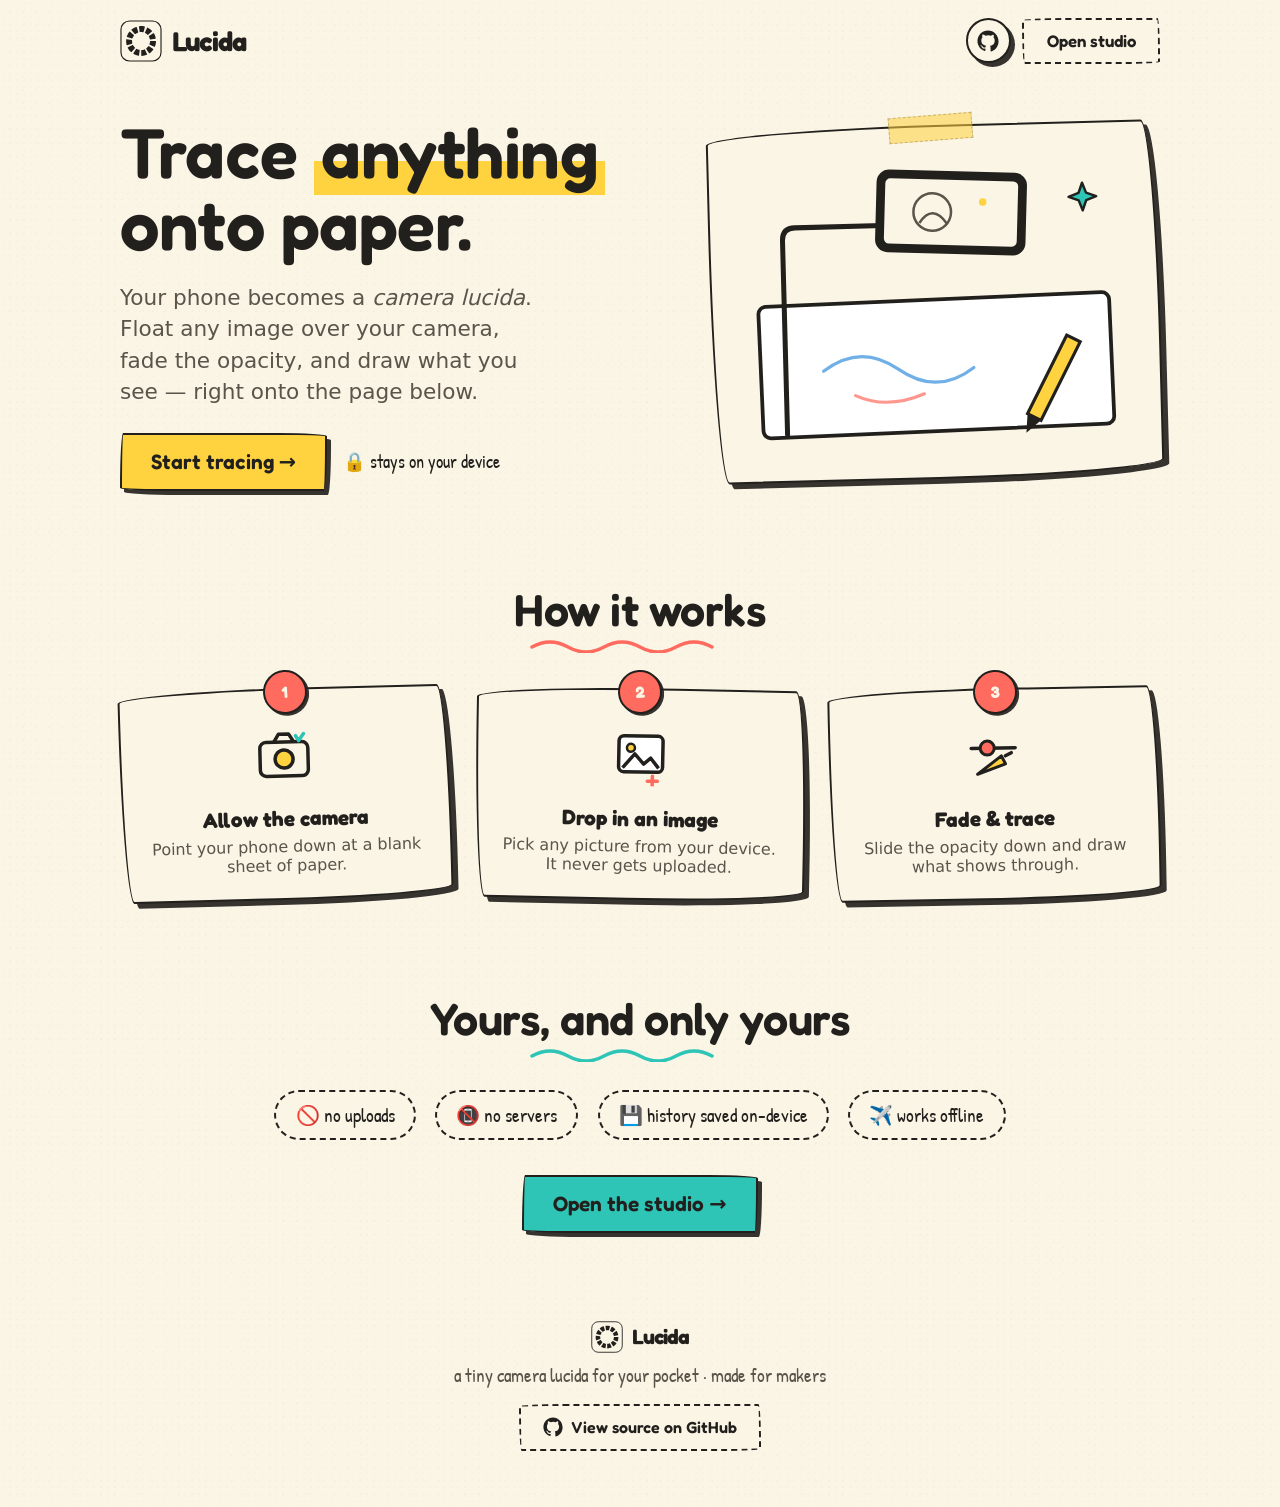
<file: public/index.html>
<!DOCTYPE html>
<html lang="en">
<head>
<meta charset="UTF-8">
<meta name="viewport" content="width=device-width, initial-scale=1, viewport-fit=cover">
<title>Lucida — trace anything onto paper</title>
<meta name="description" content="Use your camera to overlay any image and trace it onto paper. 100% on-device, no uploads, works offline.">
<meta name="theme-color" content="#FBF5E6">
<link rel="icon" href="assets/logo.svg" type="image/svg+xml">
<link rel="manifest" href="manifest.webmanifest">
<link rel="preconnect" href="https://fonts.googleapis.com">
<link rel="preconnect" href="https://fonts.gstatic.com" crossorigin>
<link href="https://fonts.googleapis.com/css2?family=Fredoka:wght@500;600;700&family=Patrick+Hand&display=swap" rel="stylesheet">
<link rel="stylesheet" href="assets/styles.css">
<style>
  /* ---- landing-only layout ---- */
  .nav { display:flex; align-items:center; justify-content:space-between; padding:1.1rem 0; }
  .brand { display:flex; align-items:center; gap:.6rem; text-decoration:none; }
  .brand img { width:42px; height:42px; }
  .brand .wordmark { font-size:1.7rem; }

  .hero { padding: 2rem 0 3rem; }
  .hero-grid { display:grid; grid-template-columns: 1.1fr .9fr; gap:2.5rem; align-items:center; }
  .hero h1 { font-size: clamp(2.6rem, 6vw, 4.4rem); margin:.2rem 0 .4rem; }
  .hero h1 .hl { background: linear-gradient(transparent 60%, var(--yellow) 60%); padding:0 .1em; }
  .hero p.lead { font-size:1.35rem; color:var(--ink-soft); max-width:30ch; line-height:1.45; }
  .hero .cta-row { display:flex; gap:1rem; flex-wrap:wrap; margin-top:1.6rem; align-items:center; }
  .priv-pill { font-family:var(--font-hand); font-size:1.15rem; display:inline-flex; align-items:center; gap:.4rem; }

  .scene { position:relative; }
  .scene .card { transform: rotate(-1.5deg); }

  section.band { padding: 3rem 0; }
  .band h2 { font-size: clamp(2rem,4vw,2.8rem); text-align:center; margin:0; }

  .steps { display:grid; grid-template-columns:repeat(3,1fr); gap:1.5rem; margin-top:2.2rem; }
  .step { position:relative; text-align:center; }
  .step .card { padding-top:2rem; transform: rotate(var(--tilt,0deg)); height:100%; }
  .step .num {
    position:absolute; top:-18px; left:50%; transform:translateX(-50%) rotate(-4deg);
    width:44px; height:44px; display:grid; place-items:center;
    background:var(--coral); color:var(--paper); font-family:var(--font-display); font-weight:700;
    border:2.5px solid var(--ink); border-radius:50%; box-shadow:2px 2px 0 var(--shadow); z-index:1;
  }
  .step .icon { width:64px; height:64px; margin:0 auto .8rem; }
  .step h3 { font-family:var(--font-display); margin:.2rem 0 .4rem; font-size:1.3rem; }
  .step p { margin:0; color:var(--ink-soft); }

  .why { display:flex; gap:1.2rem; flex-wrap:wrap; justify-content:center; margin-top:1.8rem; }
  .why .chip { background:var(--paper); border:2.5px dashed var(--ink); border-radius:var(--r-pill);
               padding:.6rem 1.2rem; font-family:var(--font-hand); font-size:1.2rem;
               display:inline-flex; gap:.5rem; align-items:center; }

  footer { padding:2.5rem 0 3.5rem; text-align:center; color:var(--ink-soft); }
  footer .wordmark { color:var(--ink); }

  @media (max-width: 760px) {
    .hero-grid { grid-template-columns:1fr; }
    .scene { order:-1; max-width:420px; margin:0 auto; }
    .steps { grid-template-columns:1fr; }
  }
</style>
</head>
<body class="paper-bg">
<div class="wrap">

  <!-- nav -->
  <nav class="nav">
    <a class="brand" href="./">
      <img src="assets/logo.svg" alt="">
      <span class="wordmark">Lucida</span>
    </a>
    <div style="display:flex; align-items:center; gap:.7rem">
      <a class="btn btn--icon" href="https://github.com/hdprajwal/Lucida" target="_blank" rel="noopener" title="View source on GitHub" aria-label="View source on GitHub">
        <svg width="22" height="22" viewBox="0 0 24 24" fill="currentColor" aria-hidden="true"><path d="M12 .5C5.7.5.5 5.7.5 12c0 5.1 3.3 9.4 7.9 10.9.6.1.8-.3.8-.6v-2c-3.2.7-3.9-1.4-3.9-1.4-.5-1.3-1.3-1.7-1.3-1.7-1.1-.7.1-.7.1-.7 1.2.1 1.8 1.2 1.8 1.2 1 1.8 2.7 1.3 3.4 1 .1-.8.4-1.3.7-1.6-2.6-.3-5.3-1.3-5.3-5.8 0-1.3.5-2.3 1.2-3.1-.1-.3-.5-1.5.1-3.2 0 0 1-.3 3.3 1.2a11.4 11.4 0 0 1 6 0C17 4.8 18 5.1 18 5.1c.6 1.7.2 2.9.1 3.2.8.8 1.2 1.8 1.2 3.1 0 4.5-2.7 5.5-5.3 5.8.4.4.8 1.1.8 2.3v3.3c0 .3.2.7.8.6 4.6-1.5 7.9-5.8 7.9-10.9C23.5 5.7 18.3.5 12 .5z"/></svg>
      </a>
      <a class="btn btn--ghost" href="app.html">Open studio</a>
    </div>
  </nav>

  <!-- hero -->
  <header class="hero">
    <div class="hero-grid">
      <div>
        <h1 class="display">Trace <span class="hl">anything</span><br>onto paper.</h1>
        <p class="lead">Your phone becomes a <em>camera lucida</em>. Float any image over your camera,
           fade the opacity, and draw what you see — right onto the page below.</p>
        <div class="cta-row">
          <a class="btn btn--lg btn--yellow wobble" href="app.html">Start tracing →</a>
          <span class="priv-pill">🔒 stays on your device</span>
        </div>
      </div>

      <!-- hand-drawn scene: phone mounted over paper -->
      <div class="scene">
        <div class="card">
          <span class="tape"></span>
          <svg viewBox="0 0 320 240" width="100%" fill="none" aria-label="A phone mounted above paper, tracing an image">
            <!-- paper sheet -->
            <rect x="20" y="120" width="280" height="105" rx="6" fill="#fff" stroke="#22201D" stroke-width="3" transform="rotate(-1 160 170)"/>
            <!-- traced lines emerging on paper -->
            <path d="M70 175 q30 -22 60 0 t60 0" stroke="#4D9DE0" stroke-width="2.5" stroke-linecap="round" opacity=".8"/>
            <path d="M95 195 q25 12 55 0" stroke="#FF6B5E" stroke-width="2.5" stroke-linecap="round" opacity=".7"/>
            <!-- stand arm -->
            <path d="M40 225 V70 q0 -10 10 -10 H120" stroke="#22201D" stroke-width="4" stroke-linecap="round"/>
            <!-- phone -->
            <g transform="rotate(3 175 50)">
              <rect x="115" y="18" width="120" height="66" rx="10" fill="#22201D"/>
              <rect x="122" y="25" width="106" height="52" rx="4" fill="#FBF5E6"/>
              <!-- faint reference image on screen -->
              <circle cx="160" cy="51" r="15" fill="none" stroke="#5A544A" stroke-width="2"/>
              <path d="M150 60 q10 -16 22 0" stroke="#5A544A" stroke-width="2" fill="none"/>
              <circle cx="200" cy="42" r="3" fill="#FFD23F"/>
            </g>
            <!-- pencil -->
            <g transform="rotate(28 250 200)">
              <rect x="240" y="150" width="12" height="70" fill="#FFD23F" stroke="#22201D" stroke-width="2.5"/>
              <path d="M240 220 h12 l-6 14 Z" fill="#22201D"/>
            </g>
            <!-- sparkle -->
            <path d="M280 30 l3 8 l8 3 l-8 3 l-3 8 l-3 -8 l-8 -3 l8 -3 Z" fill="#2EC4B6" stroke="#22201D" stroke-width="2" stroke-linejoin="round"/>
          </svg>
        </div>
      </div>
    </div>
  </header>

  <!-- how it works -->
  <section class="band">
    <h2 class="display">How it works</h2>
    <svg class="squiggle" viewBox="0 0 220 14" preserveAspectRatio="none"><path d="M2 8 q18 -10 36 0 t36 0 t36 0 t36 0 t36 0" stroke="#FF6B5E" stroke-width="3.5" fill="none" stroke-linecap="round"/></svg>

    <div class="steps">
      <div class="step">
        <span class="num">1</span>
        <div class="card" style="--tilt:-1.5deg">
          <svg class="icon" viewBox="0 0 64 64" fill="none">
            <rect x="8" y="20" width="48" height="34" rx="6" stroke="#22201D" stroke-width="3.5"/>
            <path d="M22 20 l5 -8 h10 l5 8" stroke="#22201D" stroke-width="3.5" fill="none" stroke-linejoin="round"/>
            <circle cx="32" cy="37" r="9" stroke="#22201D" stroke-width="3.5" fill="#FFD23F"/>
            <path d="M44 14 l3 5 l5 -7" stroke="#2EC4B6" stroke-width="3.5" fill="none" stroke-linecap="round" stroke-linejoin="round"/>
          </svg>
          <h3>Allow the camera</h3>
          <p>Point your phone down at a blank sheet of paper.</p>
        </div>
      </div>
      <div class="step">
        <span class="num">2</span>
        <div class="card" style="--tilt:1.2deg">
          <svg class="icon" viewBox="0 0 64 64" fill="none">
            <rect x="10" y="14" width="44" height="36" rx="5" stroke="#22201D" stroke-width="3.5" fill="#fff"/>
            <circle cx="22" cy="26" r="4" fill="#FFD23F" stroke="#22201D" stroke-width="2.5"/>
            <path d="M14 46 l12 -14 l9 10 l7 -6 l8 10" stroke="#22201D" stroke-width="3.5" fill="none" stroke-linejoin="round"/>
            <path d="M44 54 v10 M39 59 h10" stroke="#FF6B5E" stroke-width="3.5" stroke-linecap="round"/>
          </svg>
          <h3>Drop in an image</h3>
          <p>Pick any picture from your device. It never gets uploaded.</p>
        </div>
      </div>
      <div class="step">
        <span class="num">3</span>
        <div class="card" style="--tilt:-1deg">
          <svg class="icon" viewBox="0 0 64 64" fill="none">
            <line x1="10" y1="26" x2="54" y2="26" stroke="#22201D" stroke-width="3.5" stroke-linecap="round"/>
            <circle cx="26" cy="26" r="7" fill="#FF6B5E" stroke="#22201D" stroke-width="3"/>
            <path d="M16 52 l28 -10 l-4 -8 Z" fill="#FFD23F" stroke="#22201D" stroke-width="3" stroke-linejoin="round"/>
            <path d="M44 34 l6 -3" stroke="#22201D" stroke-width="3.5" stroke-linecap="round"/>
          </svg>
          <h3>Fade & trace</h3>
          <p>Slide the opacity down and draw what shows through.</p>
        </div>
      </div>
    </div>
  </section>

  <!-- why private -->
  <section class="band center">
    <h2 class="display">Yours, and only yours</h2>
    <svg class="squiggle" viewBox="0 0 220 14" preserveAspectRatio="none"><path d="M2 8 q18 -10 36 0 t36 0 t36 0 t36 0 t36 0" stroke="#2EC4B6" stroke-width="3.5" fill="none" stroke-linecap="round"/></svg>
    <div class="why">
      <span class="chip">🚫 no uploads</span>
      <span class="chip">📵 no servers</span>
      <span class="chip">💾 history saved on-device</span>
      <span class="chip">✈️ works offline</span>
    </div>
    <div style="margin-top:2.2rem">
      <a class="btn btn--lg btn--teal wobble" href="app.html">Open the studio →</a>
    </div>
  </section>

  <footer>
    <a class="brand" href="./" style="justify-content:center; margin-bottom:.6rem">
      <img src="assets/logo.svg" alt="" style="width:32px;height:32px">
      <span class="wordmark" style="font-size:1.3rem">Lucida</span>
    </a>
    <p class="hand" style="font-size:1.2rem; margin:.2rem 0">a tiny camera lucida for your pocket · made for makers</p>
    <p style="margin:1rem 0 0">
      <a class="btn btn--ghost" href="https://github.com/hdprajwal/Lucida" target="_blank" rel="noopener" style="font-size:1rem">
        <svg width="20" height="20" viewBox="0 0 24 24" fill="currentColor" aria-hidden="true" style="vertical-align:-4px"><path d="M12 .5C5.7.5.5 5.7.5 12c0 5.1 3.3 9.4 7.9 10.9.6.1.8-.3.8-.6v-2c-3.2.7-3.9-1.4-3.9-1.4-.5-1.3-1.3-1.7-1.3-1.7-1.1-.7.1-.7.1-.7 1.2.1 1.8 1.2 1.8 1.2 1 1.8 2.7 1.3 3.4 1 .1-.8.4-1.3.7-1.6-2.6-.3-5.3-1.3-5.3-5.8 0-1.3.5-2.3 1.2-3.1-.1-.3-.5-1.5.1-3.2 0 0 1-.3 3.3 1.2a11.4 11.4 0 0 1 6 0C17 4.8 18 5.1 18 5.1c.6 1.7.2 2.9.1 3.2.8.8 1.2 1.8 1.2 3.1 0 4.5-2.7 5.5-5.3 5.8.4.4.8 1.1.8 2.3v3.3c0 .3.2.7.8.6 4.6-1.5 7.9-5.8 7.9-10.9C23.5 5.7 18.3.5 12 .5z"/></svg>
        View source on GitHub
      </a>
    </p>
  </footer>

</div>

<script>
  /* Register the service worker so the landing + studio work offline as a PWA. */
  if ('serviceWorker' in navigator) {
    window.addEventListener('load', () => navigator.serviceWorker.register('sw.js').catch(() => {}));
  }
</script>
</body>
</html>
</file>
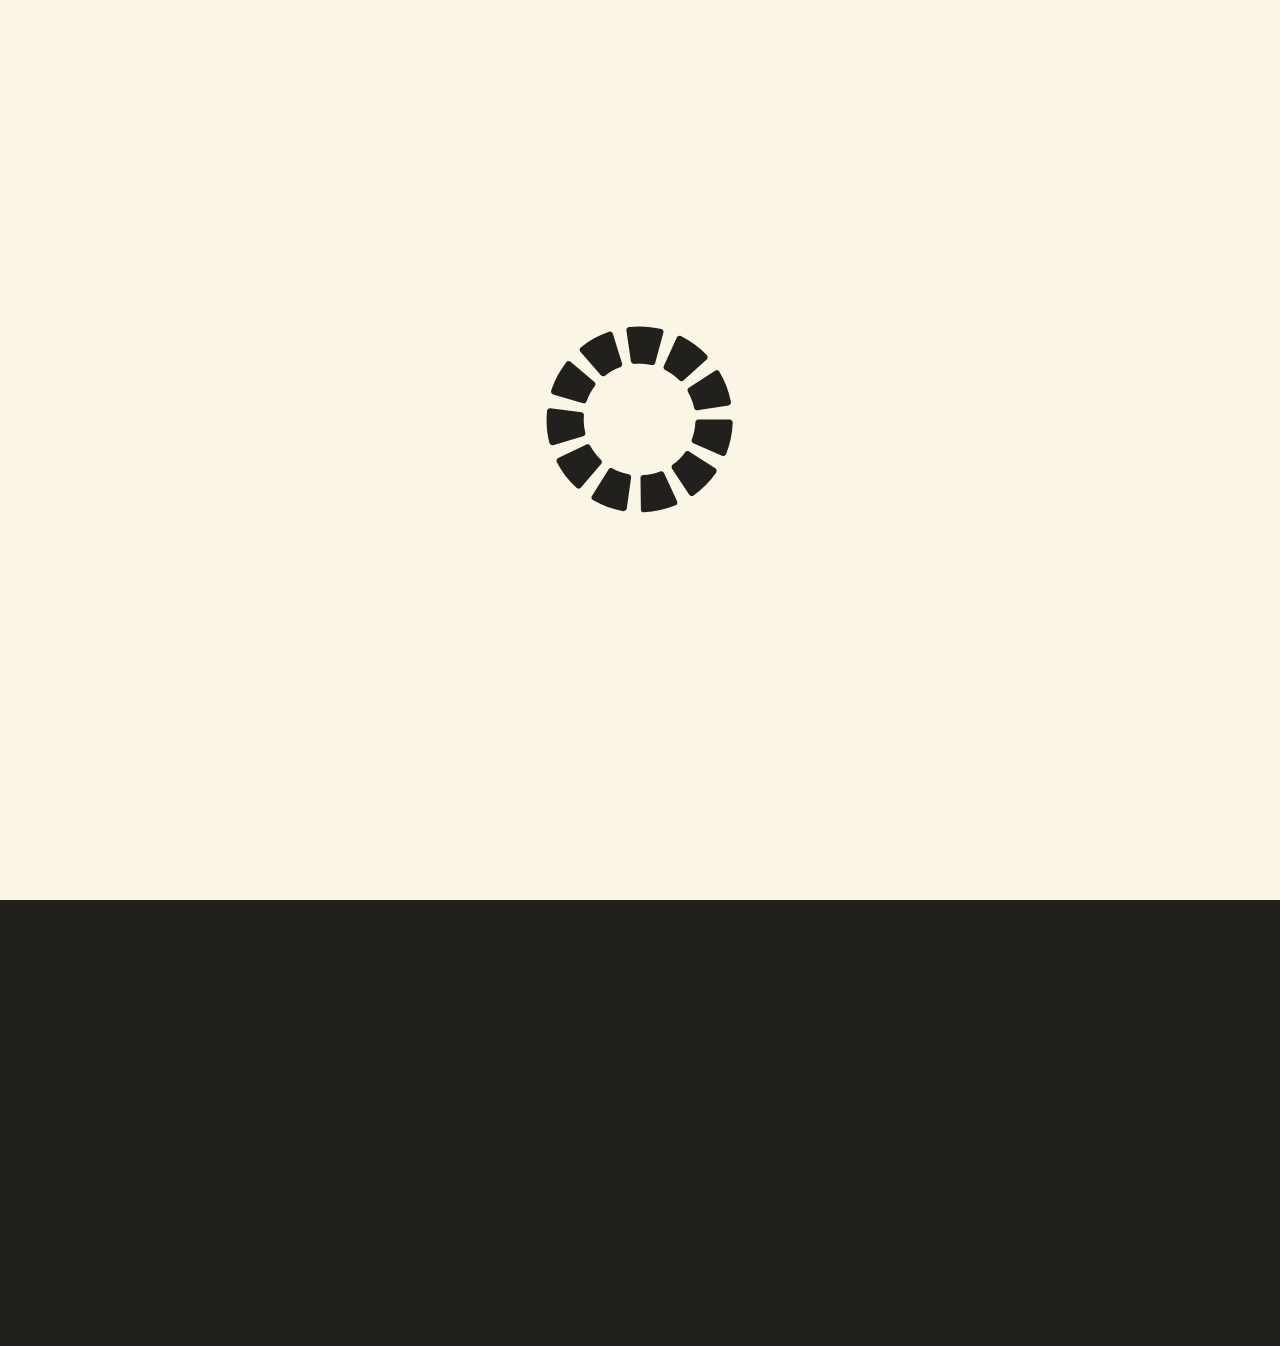
<file: public/app.html>
<!DOCTYPE html>
<html lang="en">
<head>
<meta charset="UTF-8">
<meta name="viewport" content="width=device-width, initial-scale=1, maximum-scale=1, user-scalable=no, viewport-fit=cover">
<title>Lucida — studio</title>
<meta name="theme-color" content="#22201D">
<link rel="icon" href="assets/logo.svg" type="image/svg+xml">
<link rel="manifest" href="manifest.webmanifest">
<link rel="preconnect" href="https://fonts.googleapis.com">
<link rel="preconnect" href="https://fonts.gstatic.com" crossorigin>
<link href="https://fonts.googleapis.com/css2?family=Fredoka:wght@500;600;700&family=Patrick+Hand&display=swap" rel="stylesheet">
<link rel="stylesheet" href="assets/styles.css">
<style>
  html, body { height: 100%; overflow: hidden; background: #22201D; }
  body { color: var(--paper); }

  /* ---- splash ---- */
  #splash {
    position: fixed; inset: 0; z-index: 100;
    display: grid; place-items: center; background: var(--paper);
    transition: opacity .5s ease, transform .5s ease;
  }
  #splash.hide { opacity: 0; transform: scale(1.05); pointer-events: none; }
  #splash .mark { width: min(44vw, 188px); transform-origin: center; opacity: 0;
                  animation: spin-in .9s cubic-bezier(.2,.8,.2,1) forwards .1s; }
  #splash .word { font-family: var(--font-display); font-weight: 700; font-size: 2rem;
                  text-align: center; margin-top: 1.1rem; opacity: 0; animation: pop .4s ease forwards .8s; }
  @keyframes spin-in { from { opacity:0; transform: rotate(-150deg) scale(.55);} to { opacity:1; transform: rotate(0) scale(1);} }
  @keyframes pop  { from { opacity:0; transform: scale(.4) rotate(-15deg);} to { opacity:1; transform: scale(1) rotate(0);} }

  /* ---- stage / layers ---- */
  #stage { position: fixed; inset: 0; overflow: hidden; background:#000; }
  #cam, #freeze {
    position: absolute; inset: 0; width: 100%; height: 100%;
    object-fit: cover; background:#000;
  }
  #freeze { display: none; }
  #overlay {
    position: absolute; top: 50%; left: 50%;
    transform-origin: center center;
    will-change: transform, opacity, filter;
    touch-action: none;
    max-width: none;
  }
  #grid {
    position: absolute; inset: 0; pointer-events: none; display: none;
    background-image:
      linear-gradient(var(--gridc,rgba(255,255,255,.6)) 1.5px, transparent 1.5px),
      linear-gradient(90deg, var(--gridc,rgba(255,255,255,.6)) 1.5px, transparent 1.5px);
    background-size: 33.33% 33.33%, 33.33% 33.33%;
  }
  #grid.show { display: block; }

  /* ---- camera-enable / error gate ---- */
  #gate {
    position: absolute; inset: 0; z-index: 40; display: grid; place-items: center;
    padding: 1.5rem; text-align: center; background: rgba(34,32,29,.92); color: var(--paper);
  }
  #gate.hide { display: none; }
  #gate .card { background: var(--paper); color: var(--ink); max-width: 360px; }
  #gate .icon { width: 76px; height: 76px; margin: 0 auto .6rem; }
  #gate h2 { font-family: var(--font-display); margin: .3rem 0 .5rem; }
  #gate p  { color: var(--ink-soft); margin: 0 0 1.2rem; }

  /* ---- top bar ---- */
  #topbar {
    position: absolute; top: 0; left: 0; right: 0; z-index: 30;
    display: flex; align-items: center; justify-content: space-between;
    padding: max(.7rem, env(safe-area-inset-top)) .9rem .7rem; gap: .6rem;
    background: linear-gradient(rgba(34,32,29,.55), transparent);
    transition: opacity .3s ease, transform .3s ease;
  }
  #topbar a.home { display:flex; align-items:center; gap:.4rem; text-decoration:none; color:var(--paper); }
  #topbar a.home img { width:30px; height:30px; }
  #topbar .wordmark { font-size:1.2rem; }
  .mini {
    width:44px; height:44px; display:grid; place-items:center;
    background: rgba(251,245,230,.92); color: var(--ink);
    border:2.5px solid var(--ink); border-radius:50%; box-shadow:2px 2px 0 var(--shadow);
  }
  .mini svg { width:22px; height:22px; }
  .topbar-tools { display:flex; gap:.5rem; }

  /* ---- bottom toolbar ---- */
  #toolbar {
    position: absolute; left: 0; right: 0; bottom: 0; z-index: 30;
    padding: .8rem .8rem max(1rem, env(safe-area-inset-bottom));
    display: flex; flex-direction: column; gap: .7rem; align-items: center;
    transition: opacity .3s ease, transform .3s ease;
  }
  body.minimal #toolbar, body.minimal #topbar { opacity: 0; transform: translateY(20px); pointer-events: none; }
  body.minimal #topbar { transform: translateY(-20px); }

  /* opacity is always visible — the primary control */
  .opacity-bar {
    width: min(560px, 94vw); background: rgba(251,245,230,.95); color: var(--ink);
    border:2.5px solid var(--ink); border-radius: var(--r-pill);
    box-shadow: 4px 4px 0 var(--shadow); padding: .55rem 1rem;
    display:flex; align-items:center; gap:.8rem;
  }
  .opacity-bar .lbl { font-family:var(--font-display); font-weight:600; white-space:nowrap; }
  .opacity-bar .pct { font-family:var(--font-hand); font-size:1.2rem; min-width:3ch; text-align:right; }

  .tool-row { display:flex; gap:.6rem; flex-wrap:wrap; justify-content:center; max-width:96vw; }

  /* ---- bottom sheet (control panels) ---- */
  .sheet {
    position: absolute; left:0; right:0; bottom:0; z-index: 50;
    background: var(--paper); color: var(--ink);
    border-top: 3px solid var(--ink); border-radius: 26px 26px 0 0;
    box-shadow: 0 -6px 0 rgba(34,32,29,.15);
    padding: 1rem 1.2rem max(1.4rem, env(safe-area-inset-bottom));
    transform: translateY(110%); transition: transform .28s cubic-bezier(.2,.8,.2,1);
    max-height: 70vh; overflow-y: auto;
  }
  .sheet.open { transform: translateY(0); }
  .sheet .grip { width:48px; height:6px; background:var(--ink); border-radius:6px; margin:.1rem auto .9rem; opacity:.4; }
  .sheet h3 { font-family:var(--font-display); margin:.2rem 0 1rem; display:flex; align-items:center; gap:.5rem; }
  .field { margin: 0 0 1.1rem; }
  .field label { display:flex; justify-content:space-between; font-weight:600; margin-bottom:.4rem; }
  .field .val { font-family:var(--font-hand); font-size:1.15rem; color:var(--ink-soft); }
  .switch-row { display:flex; gap:.6rem; flex-wrap:wrap; }
  .sheet-actions { display:flex; justify-content:flex-end; gap:.6rem; margin-top:.4rem; }

  /* ---- history drawer ---- */
  #drawer {
    position:absolute; top:0; right:0; bottom:0; z-index: 60; width: min(420px, 88vw);
    background: var(--paper); color: var(--ink); border-left:3px solid var(--ink);
    transform: translateX(110%); transition: transform .3s cubic-bezier(.2,.8,.2,1);
    display:flex; flex-direction:column;
  }
  #drawer.open { transform: translateX(0); }
  #drawer header { display:flex; align-items:center; justify-content:space-between;
                   padding: max(1rem, env(safe-area-inset-top)) 1.1rem .8rem; border-bottom:2px dashed var(--ink); }
  #drawer header h2 { font-family:var(--font-display); margin:0; font-size:1.4rem; }
  #gallery { padding:1rem; overflow-y:auto; display:grid; grid-template-columns:1fr 1fr; gap:1rem; align-content:start; }
  .pg { position:relative; background:#fff; border:2.5px solid var(--ink); border-radius:8px;
        box-shadow:3px 3px 0 var(--shadow); overflow:hidden; cursor:pointer; transform:rotate(var(--t,0deg)); }
  .pg img { width:100%; aspect-ratio:1; object-fit:cover; display:block; background:var(--paper-2); }
  .pg .meta { padding:.4rem .5rem; font-size:.8rem; }
  .pg .meta b { font-family:var(--font-display); display:block; white-space:nowrap; overflow:hidden; text-overflow:ellipsis; }
  .pg .meta span { color:var(--ink-soft); font-size:.72rem; }
  .pg .del { position:absolute; top:4px; right:4px; width:28px; height:28px; border-radius:50%;
             background:var(--coral); color:#fff; border:2px solid var(--ink); display:grid; place-items:center;
             font-weight:700; line-height:1; padding:0; }
  #empty { grid-column:1/-1; text-align:center; color:var(--ink-soft); padding:2rem 1rem; }
  #empty svg { width:120px; margin:0 auto 1rem; }

  .scrim { position:absolute; inset:0; z-index:45; background:rgba(34,32,29,.45); opacity:0; pointer-events:none; transition:opacity .25s; }
  .scrim.show { opacity:1; pointer-events:auto; }

  .toast {
    position:absolute; left:50%; top:18%; transform:translateX(-50%) rotate(-1deg); z-index:80;
    background:var(--ink); color:var(--paper); padding:.6rem 1.1rem; border-radius:var(--r-pill);
    font-family:var(--font-hand); font-size:1.1rem; box-shadow:3px 3px 0 rgba(0,0,0,.3);
    opacity:0; transition:opacity .2s, transform .2s; pointer-events:none;
  }
  .toast.show { opacity:1; transform:translateX(-50%) translateY(-6px) rotate(-1deg); }
</style>
</head>
<body class="paper-bg">

  <!-- splash -->
  <div id="splash">
    <div>
      <svg class="mark" viewBox="0 0 128 127" fill="#22201D" aria-hidden="true">
        <path d="M4.8646 46.5988L25.266 52.5988C26.3337 52.8644 27.4014 52.3331 27.667 51.2654C29.0004 47.531 30.8649 44.0676 33.266 40.8644C33.9326 40.0623 33.7972 38.7289 33.0003 38.0622L16.735 24.3329C15.8027 23.5308 14.4694 23.6662 13.8027 24.5985C9.26626 30.4683 5.80271 36.9996 3.53191 43.9319C3.13607 45.135 3.80209 46.1977 4.8646 46.5988Z"/>
        <path d="M37.4012 33.5307C38.0679 34.3328 39.2658 34.463 40.2034 33.7963C43.4012 31.2651 46.7346 29.3952 50.469 28.0619C51.5367 27.6609 52.0679 26.5931 51.8023 25.5307L45.5315 5.26538C45.1304 4.19768 43.9326 3.53098 42.8648 3.93205C35.9326 6.33312 29.4008 9.93202 23.6675 14.5987C22.7352 15.2654 22.7352 16.7342 23.4019 17.531L37.4012 33.5307Z"/>
        <path d="M37.4013 91.1361C34.5992 88.334 32.068 85.1361 30.2034 81.6673C29.6722 80.735 28.6045 80.334 27.5368 80.735L8.33411 89.9329C7.26641 90.4641 6.86532 91.6673 7.40181 92.735C10.7352 99.2661 15.2664 105.136 20.7352 110.204C21.5372 111.006 22.8706 110.871 23.6674 110.069L37.5314 93.9329C38.3335 93.1361 38.1982 91.933 37.4013 91.1361Z"/>
        <path d="M81.136 29.9319C84.7349 31.7964 87.9381 34.0674 90.7349 36.9996C91.537 37.8017 92.7349 37.8017 93.5371 37.135L109.401 22.8697C110.203 22.0676 110.333 20.7342 109.536 19.9374C104.469 14.6041 98.4691 10.203 91.8018 6.86969C90.7341 6.33844 89.5362 6.86969 88.9997 7.93738L80.1976 27.2708C79.6663 28.3333 80.1985 29.4007 81.136 29.9319Z"/>
        <path d="M96.5986 44.7347C98.599 48.2035 100.067 51.9325 100.864 55.8024C101.13 56.8701 102.062 57.5368 103.13 57.4013L124.198 54.068C125.266 53.9326 126.062 52.7347 125.932 51.6669C124.463 44.3336 121.932 37.5309 118.068 31.1363C117.536 30.204 116.203 29.9383 115.135 30.4696L97.271 42.0685C96.3339 42.5998 96.0674 43.8024 96.5986 44.7347Z"/>
        <path d="M124.864 63.6667H103.667C102.599 63.6667 101.802 64.599 101.667 65.6667C101.531 69.6667 100.599 73.5312 99.2661 77.2656C98.8651 78.3333 99.2661 79.4011 100.333 79.7968L119.803 88.328C120.87 88.729 122.068 88.328 122.605 87.2603C125.407 80.328 126.87 73.1243 127.136 65.6616C127.001 64.5991 126.067 63.5312 124.864 63.6667Z"/>
        <path d="M115.265 96.8641L97.401 85.3953C96.4689 84.864 95.2658 85.1297 94.7346 85.9266C92.469 89.1244 89.5367 92.062 86.3335 94.3276C85.4012 94.9943 85.2658 96.1921 85.8022 97.1301L97.537 114.864C98.203 115.797 99.537 116.062 100.469 115.396C106.469 111.13 111.667 105.797 115.938 99.7971C116.469 98.7341 116.198 97.4001 115.265 96.8641Z"/>
        <path d="M80.3332 100.068C79.9322 99.1359 78.7343 98.5989 77.6665 98.9999C73.9321 100.469 70.0676 101.266 66.1977 101.531C65.13 101.667 64.1977 102.464 64.3332 103.531L64.5988 124.865C64.5988 126.063 65.5311 127 66.7343 126.865C74.2031 126.464 81.401 124.865 88.2036 122.063C89.2713 121.662 89.6724 120.328 89.2713 119.261L80.3332 100.068Z"/>
        <path d="M74.3333 25.1359L79.9322 4.60527C80.3332 3.53235 79.6666 2.33447 78.4686 2.06887C73.6665 1.00117 68.7342 0.334473 63.6659 0.334473C61.1347 0.334473 58.8638 0.469893 56.4681 0.735512C55.4004 0.870932 54.6035 1.93343 54.7337 3.00111L57.8014 24.0691C57.9368 25.1368 58.8691 25.8035 59.9369 25.8035C63.6713 25.5378 68.0723 25.8035 71.8014 26.4701C72.9993 26.866 74.0677 26.1984 74.3333 25.1359Z"/>
        <path d="M56.3334 101C52.4688 100.198 48.7344 98.8649 45.2656 96.9999C44.3333 96.4686 43.1302 96.7343 42.599 97.6669L31.2656 115.667C30.599 116.599 31 117.932 31.9323 118.469C38.3334 122.203 45.2656 124.734 52.599 126.068C53.6667 126.203 54.8646 125.401 55 124.333L57.9323 103.265C58.1979 102.198 57.401 101.266 56.3334 101Z"/>
        <path d="M26.7346 72.5986C25.8023 68.734 25.5367 64.734 25.8023 60.8642C25.9377 59.7965 25.1356 58.8642 24.0679 58.7287L2.99988 56.062C1.80196 55.9266 0.734283 56.7287 0.734283 57.9266C-0.0677967 65.1348 0.468663 72.4679 2.33322 79.6666C2.59884 80.7343 3.80202 81.401 4.86442 81.1354L25.2658 74.9999C26.4689 74.7343 27.0002 73.6663 26.7346 72.5986Z"/>
      </svg>
      <div class="word">Lucida</div>
    </div>
  </div>

  <!-- stage -->
  <div id="stage">
    <video id="cam" playsinline autoplay muted></video>
    <canvas id="freeze"></canvas>
    <canvas id="overlay"></canvas>
    <div id="grid"></div>
  </div>

  <!-- camera enable / error gate -->
  <div id="gate">
    <div class="card">
      <svg class="icon" viewBox="0 0 64 64" fill="none">
        <rect x="8" y="20" width="48" height="34" rx="6" stroke="#22201D" stroke-width="3.5"/>
        <path d="M22 20 l5 -8 h10 l5 8" stroke="#22201D" stroke-width="3.5" fill="none" stroke-linejoin="round"/>
        <circle cx="32" cy="37" r="9" stroke="#22201D" stroke-width="3.5" fill="#FFD23F"/>
      </svg>
      <h2 id="gate-title">Point your phone at the paper</h2>
      <p id="gate-msg">Lucida needs your camera to show the page underneath. Nothing is recorded or uploaded.</p>
      <button class="btn btn--yellow" id="enable-cam">Enable camera</button>
    </div>
  </div>

  <!-- top bar -->
  <div id="topbar">
    <a class="home" href="index.html" title="Home"><img src="assets/logo.svg" alt=""><span class="wordmark">Lucida</span></a>
    <div class="topbar-tools">
      <button class="mini" id="btn-minimal" title="Hide controls (tap screen to bring back)">
        <svg viewBox="0 0 24 24" fill="none" stroke="currentColor" stroke-width="2.2" stroke-linecap="round"><path d="M4 6h16M4 12h10M4 18h16"/></svg>
      </button>
      <button class="mini" id="btn-history" title="History">
        <svg viewBox="0 0 24 24" fill="none" stroke="currentColor" stroke-width="2.2" stroke-linecap="round" stroke-linejoin="round"><path d="M3 3v6h6"/><path d="M3.5 9a9 9 0 1 1-1 5"/><path d="M12 7v5l4 2"/></svg>
      </button>
    </div>
  </div>

  <!-- bottom toolbar -->
  <div id="toolbar">
    <div class="opacity-bar">
      <span class="lbl">Opacity</span>
      <input class="slider" id="opacity" type="range" min="0" max="100" value="50" aria-label="Image opacity">
      <span class="pct" id="opacity-val">50%</span>
    </div>
    <div class="tool-row">
      <button class="tool" id="t-load" title="Load image">
        <svg viewBox="0 0 24 24" fill="none" stroke="currentColor" stroke-width="2" stroke-linecap="round" stroke-linejoin="round"><rect x="3" y="4" width="18" height="16" rx="2"/><circle cx="9" cy="10" r="2"/><path d="M21 17l-5-5L5 21"/></svg>
      </button>
      <button class="tool" id="t-lock" title="Lock position" aria-pressed="false">
        <svg viewBox="0 0 24 24" fill="none" stroke="currentColor" stroke-width="2" stroke-linecap="round" stroke-linejoin="round"><rect x="5" y="11" width="14" height="9" rx="2"/><path d="M8 11V8a4 4 0 0 1 8 0v3"/></svg>
      </button>
      <button class="tool" id="t-flip" title="Flip horizontally">
        <svg viewBox="0 0 24 24" fill="none" stroke="currentColor" stroke-width="2" stroke-linecap="round" stroke-linejoin="round"><path d="M12 3v18"/><path d="M7 7l-4 5 4 5"/><path d="M17 7l4 5-4 5"/></svg>
      </button>
      <button class="tool" id="t-edges" title="Edge detection" aria-pressed="false">
        <svg viewBox="0 0 24 24" fill="none" stroke="currentColor" stroke-width="2" stroke-linecap="round" stroke-linejoin="round"><path d="M4 18c4-10 12-10 16 0"/><path d="M4 18h16" stroke-dasharray="2 3"/></svg>
      </button>
      <button class="tool" id="t-filters" title="Image filters">
        <svg viewBox="0 0 24 24" fill="none" stroke="currentColor" stroke-width="2" stroke-linecap="round" stroke-linejoin="round"><circle cx="9" cy="9" r="6"/><circle cx="15" cy="15" r="6"/></svg>
      </button>
      <button class="tool" id="t-grid" title="Grid" aria-pressed="false">
        <svg viewBox="0 0 24 24" fill="none" stroke="currentColor" stroke-width="2" stroke-linecap="round" stroke-linejoin="round"><rect x="3" y="3" width="18" height="18" rx="1"/><path d="M9 3v18M15 3v18M3 9h18M3 15h18"/></svg>
      </button>
      <button class="tool" id="t-freeze" title="Freeze frame" aria-pressed="false">
        <svg viewBox="0 0 24 24" fill="none" stroke="currentColor" stroke-width="2" stroke-linecap="round" stroke-linejoin="round"><path d="M12 2v20M2 12h20M4.5 4.5l15 15M19.5 4.5l-15 15"/></svg>
      </button>
      <button class="tool" id="t-reset" title="Reset position">
        <svg viewBox="0 0 24 24" fill="none" stroke="currentColor" stroke-width="2" stroke-linecap="round" stroke-linejoin="round"><path d="M3 12a9 9 0 1 0 3-6.7L3 8"/><path d="M3 3v5h5"/></svg>
      </button>
    </div>
  </div>

  <!-- filters sheet -->
  <div class="sheet" id="sheet-filters">
    <div class="grip"></div>
    <h3>🎨 Image filters</h3>
    <div class="field">
      <label>Grayscale <span class="val" id="v-gray">0%</span></label>
      <input class="slider" id="f-gray" type="range" min="0" max="100" value="0">
    </div>
    <div class="field">
      <label>Contrast <span class="val" id="v-contrast">100%</span></label>
      <input class="slider" id="f-contrast" type="range" min="0" max="300" value="100">
    </div>
    <div class="field">
      <label>Brightness <span class="val" id="v-bright">100%</span></label>
      <input class="slider" id="f-bright" type="range" min="0" max="300" value="100">
    </div>
    <div class="switch-row">
      <button class="btn" id="f-invert" aria-pressed="false">Invert colors</button>
      <button class="btn btn--ghost" id="f-reset">Reset filters</button>
    </div>
    <div class="sheet-actions"><button class="btn btn--yellow" data-close-sheet>Done</button></div>
  </div>

  <!-- edges sheet -->
  <div class="sheet" id="sheet-edges">
    <div class="grip"></div>
    <h3>✏️ Edge detection</h3>
    <p class="hand" style="font-size:1.1rem;margin:.2rem 0 1rem;color:var(--ink-soft)">Turns the photo into clean line-art — easier to trace.</p>
    <div class="switch-row" style="margin-bottom:1rem">
      <button class="btn btn--coral" id="e-toggle" aria-pressed="false">Turn on edges</button>
    </div>
    <div class="field">
      <label>Sensitivity <span class="val" id="v-threshold">30%</span></label>
      <input class="slider" id="e-threshold" type="range" min="5" max="80" value="30">
    </div>
    <div class="sheet-actions"><button class="btn btn--yellow" data-close-sheet>Done</button></div>
  </div>

  <!-- history drawer -->
  <div id="drawer">
    <header>
      <h2>📒 Your tracings</h2>
      <div style="display:flex;gap:.5rem">
        <button class="btn btn--ghost" id="clear-all" style="padding:.4rem .9rem">Clear all</button>
        <button class="mini" id="close-drawer"><svg viewBox="0 0 24 24" fill="none" stroke="currentColor" stroke-width="2.4" stroke-linecap="round"><path d="M6 6l12 12M18 6L6 18"/></svg></button>
      </div>
    </header>
    <div id="gallery"></div>
  </div>

  <div class="scrim" id="scrim"></div>
  <div class="toast" id="toast"></div>

  <input type="file" id="file-input" accept="image/*" class="sr-only">

<script src="assets/store.js"></script>
<script src="assets/app.js"></script>
</body>
</html>
</file>
<file: public/assets/styles.css>
/* ===========================================================================
   Lucida — sketchbook/zine design system
   Shared by index.html (landing) and app.html (studio)
   =========================================================================== */

:root {
  /* paper + ink */
  --paper:    #FBF5E6;
  --paper-2:  #F3E9D2;
  --paper-3:  #ECE0C4;
  --ink:      #22201D;
  --ink-soft: #5A544A;

  /* marker accents */
  --yellow: #FFD23F;
  --coral:  #FF6B5E;
  --teal:   #2EC4B6;
  --blue:   #4D9DE0;

  /* lines + shadows */
  --line:    #22201D;
  --shadow:  rgba(34, 32, 29, 0.9);

  --r-rough:  255px 15px 225px 15px / 15px 225px 15px 255px; /* hand-drawn box */
  --r-rough2: 15px 225px 15px 255px / 255px 15px 225px 15px;
  --r-pill:   40px;

  --font-display: "Fredoka", "Comic Sans MS", system-ui, sans-serif;
  --font-hand:    "Patrick Hand", "Comic Sans MS", cursive;
  --font-ui:      ui-sans-serif, system-ui, -apple-system, "Segoe UI", Roboto, sans-serif;

  --maxw: 1080px;
}

/* ---- reset ------------------------------------------------------------- */
*, *::before, *::after { box-sizing: border-box; }
html, body { margin: 0; padding: 0; }
body {
  font-family: var(--font-ui);
  color: var(--ink);
  background: var(--paper);
  -webkit-font-smoothing: antialiased;
  text-rendering: optimizeLegibility;
}
img { max-width: 100%; display: block; }
button { font-family: inherit; cursor: pointer; }
a { color: inherit; }

/* subtle paper grain laid over the whole page */
.paper-bg {
  position: relative;
  background-color: var(--paper);
  background-image:
    radial-gradient(circle at 50% 50%, rgba(0,0,0,.015) 1px, transparent 1px),
    radial-gradient(circle at 50% 50%, rgba(0,0,0,.02) 1px, transparent 1px);
  background-size: 7px 7px, 13px 13px;
  background-position: 0 0, 4px 6px;
}

/* ---- typography -------------------------------------------------------- */
.display { font-family: var(--font-display); font-weight: 600; line-height: 1.02; letter-spacing: -.5px; }
.hand    { font-family: var(--font-hand); }
.wordmark {
  font-family: var(--font-display);
  font-weight: 700;
  letter-spacing: -1px;
}

/* ---- the hand-drawn button (chunky, marker shadow) --------------------- */
.btn {
  --btn-bg: var(--paper);
  display: inline-flex; align-items: center; gap: .5rem;
  font-family: var(--font-display); font-weight: 600;
  font-size: 1.05rem;
  color: var(--ink);
  background: var(--btn-bg);
  border: 2.5px solid var(--ink);
  border-radius: var(--r-rough);
  padding: .7rem 1.4rem;
  box-shadow: 4px 4px 0 var(--shadow);
  transition: transform .08s ease, box-shadow .08s ease, background .15s ease;
  text-decoration: none;
  -webkit-tap-highlight-color: transparent;
  user-select: none;
}
.btn:hover { transform: translate(-1px,-1px); box-shadow: 6px 6px 0 var(--shadow); }
.btn:active { transform: translate(2px,2px); box-shadow: 1px 1px 0 var(--shadow); }
.btn--lg { font-size: 1.3rem; padding: .9rem 1.8rem; border-radius: var(--r-rough2); }
.btn--yellow { --btn-bg: var(--yellow); }
.btn--coral  { --btn-bg: var(--coral); }
.btn--teal   { --btn-bg: var(--teal); }
.btn--ghost  { box-shadow: none; border-style: dashed; }
.btn--icon   { padding: .6rem; border-radius: 50%; }

/* round icon toggle used in the studio toolbar */
.tool {
  width: 56px; height: 56px;
  display: grid; place-items: center;
  background: var(--paper);
  border: 2.5px solid var(--ink);
  border-radius: 60% 40% 55% 45% / 50% 55% 45% 50%;
  box-shadow: 3px 3px 0 var(--shadow);
  color: var(--ink);
  transition: transform .08s ease, box-shadow .08s ease, background .15s ease;
  -webkit-tap-highlight-color: transparent;
}
.tool svg { width: 26px; height: 26px; }
.tool:active { transform: translate(2px,2px); box-shadow: 1px 1px 0 var(--shadow); }
.tool[aria-pressed="true"], .tool.is-active {
  background: var(--yellow);
  transform: rotate(-2deg);
}
.tool[disabled] { opacity: .4; pointer-events: none; }

/* ---- card / panel ------------------------------------------------------ */
.card {
  background: var(--paper);
  border: 2.5px solid var(--ink);
  border-radius: var(--r-rough);
  box-shadow: 5px 5px 0 var(--shadow);
  padding: 1.4rem;
}
.tape {
  position: absolute; top: -12px; left: 50%;
  width: 84px; height: 26px;
  transform: translateX(-50%) rotate(-3deg);
  background: rgba(255,210,63,.55);
  border: 1px dashed rgba(34,32,29,.25);
}

/* ---- marker-style range slider ----------------------------------------- */
.slider { width: 100%; appearance: none; background: transparent; cursor: pointer; }
.slider::-webkit-slider-runnable-track {
  height: 10px; border: 2.5px solid var(--ink); border-radius: var(--r-pill);
  background: repeating-linear-gradient(90deg, var(--paper-2) 0 8px, var(--paper-3) 8px 12px);
}
.slider::-moz-range-track {
  height: 10px; border: 2.5px solid var(--ink); border-radius: var(--r-pill);
  background: var(--paper-2);
}
.slider::-webkit-slider-thumb {
  appearance: none; width: 26px; height: 26px; margin-top: -10px;
  background: var(--coral); border: 2.5px solid var(--ink); border-radius: 50%;
  box-shadow: 2px 2px 0 var(--shadow);
}
.slider::-moz-range-thumb {
  width: 26px; height: 26px;
  background: var(--coral); border: 2.5px solid var(--ink); border-radius: 50%;
  box-shadow: 2px 2px 0 var(--shadow);
}

/* ---- misc helpers ------------------------------------------------------ */
.wrap { max-width: var(--maxw); margin: 0 auto; padding: 0 1.25rem; }
.center { text-align: center; }
.sr-only {
  position: absolute; width: 1px; height: 1px; padding: 0; margin: -1px;
  overflow: hidden; clip: rect(0,0,0,0); white-space: nowrap; border: 0;
}
.wobble { display: inline-block; }
.wobble:hover { animation: wobble .5s ease both; }
@keyframes wobble {
  0%,100% { transform: rotate(0); }
  25% { transform: rotate(-3deg); }
  75% { transform: rotate(3deg); }
}

/* the squiggle underline used under headings */
.squiggle { display: block; width: 220px; max-width: 60%; height: 14px; margin: .4rem auto 0; }

@media (prefers-reduced-motion: reduce) {
  * { animation-duration: .001ms !important; transition-duration: .001ms !important; }
}
</file>
